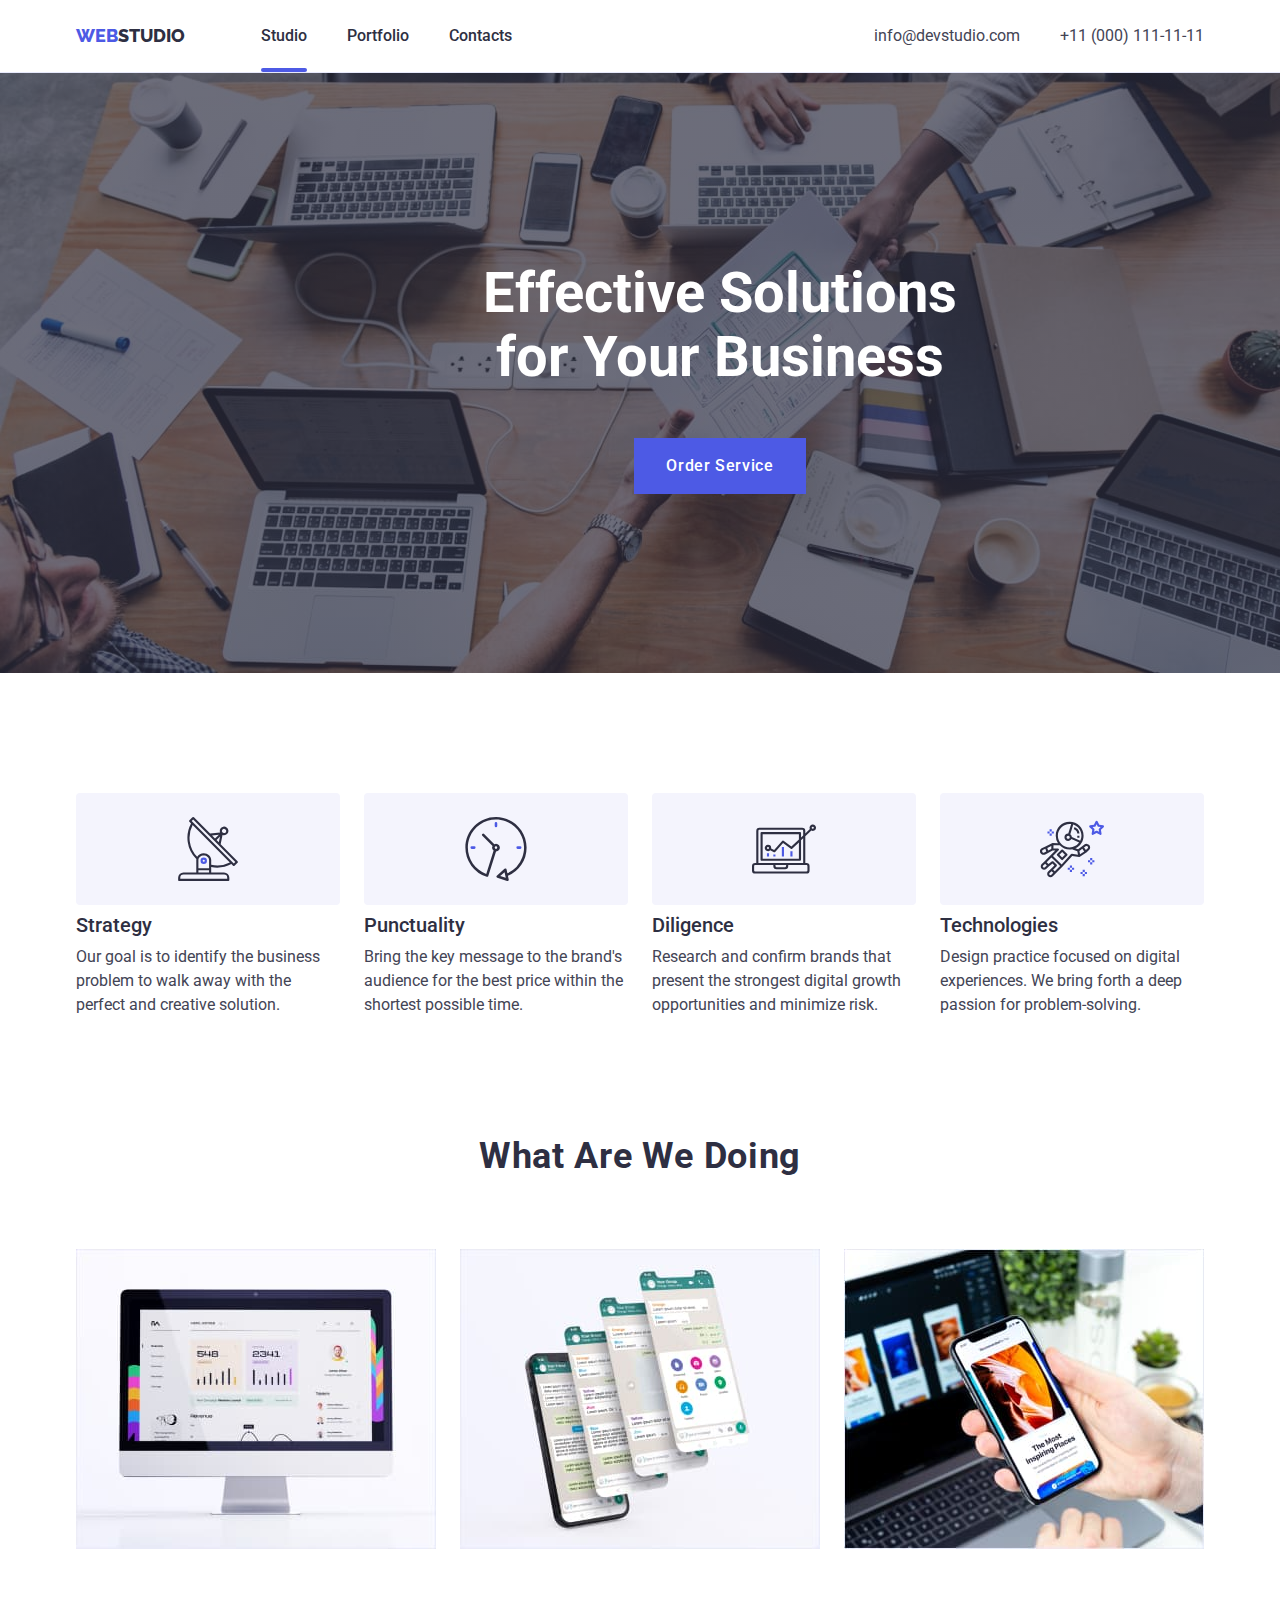
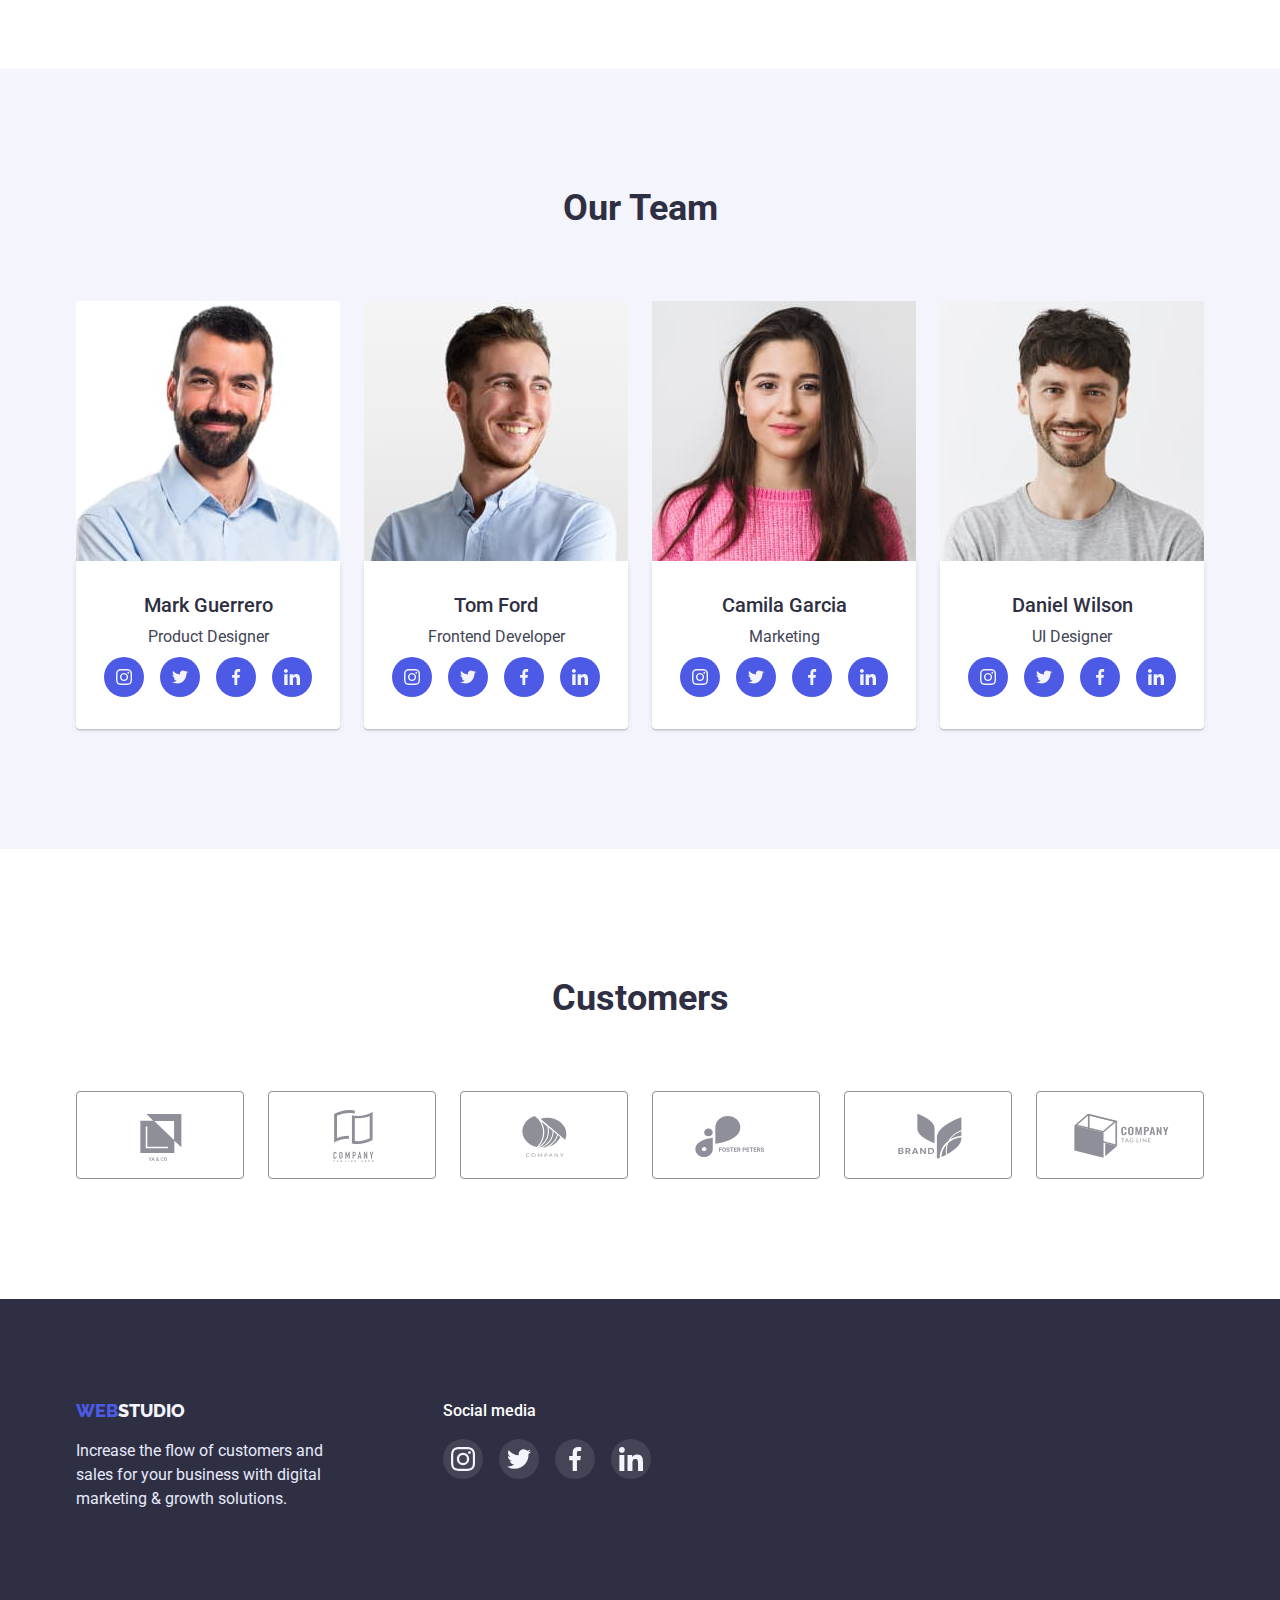
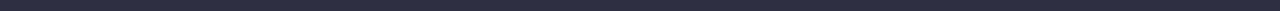
<file: index.html>
<!DOCTYPE html>
<html lang="en">
<head>
    <meta charset="UTF-8">
    <meta http-equiv="X-UA-Compatible" content="IE=edge">
    <meta name="viewport" content="width=device-width, initial-scale=1.0">
    <title>goit-markup-hw-05</title>
    <!-- ====================== Attaching text styles. ====================== -->
    <link rel="preconnect" href="https://fonts.googleapis.com">
    <link rel="preconnect" href="https://fonts.gstatic.com" crossorigin>
    <link href="https://fonts.googleapis.com/css2?family=Raleway:wght@800&family=Roboto:wght@400;500;700;900&display=swap"
        rel="stylesheet">
    <!-- ====================== Normalization. ====================== -->    
    <link rel="stylesheet" href="https://cdnjs.cloudflare.com/ajax/libs/modern-normalize/1.1.0/modern-normalize.min.css">
    <!-- ====================== Attaching a styles file. ====================== -->
    <link rel="stylesheet" href="./css/styles.css">
</head>

<body>

    <!-- ====================== Page header! ====================== -->
    <header class="h-underline">
        <!-- ====================== Main navigation ====================== -->
                  
        <div class="main-nav container">
            <nav class="main-nav">
                <!-- ====================== logo created as a text ====================== -->
                <a href="./index.html" class="link"><span class="logo-web">Web</span><span class="logo-studio-h">Studio</span></a>
            
                    <!-- ====================== Main page navigation ====================== -->
                    <ul class="site-nav link">
                        <li class="site-nav-item item"><a href="./index.html" class="link medium-text nav-index">Studio</a></li> 
                        <li class="item"><a href="./portfolio.html" class="link medium-text">Portfolio</a></li>
                        <li class="item"><a href="" class="link medium-text">Contacts</a></li>
                    </ul>
            </nav>
                    
                    <!-- ====================== Contacts ====================== -->
            
            <address class="adress-nav">
                
                    <ul class="auth-nav link">
                        <li class="item"><a href="mailto:info@devstudio.com" class="link small-text carrent">info@devstudio.com</a></li>
                        <li class="item"><a href="tel:+110001111111" class="link small-text carrent">+11 (000) 111-11-11</a></li>
                    </ul>
                
            </address>
        </div >


    </header>

    <!-- ====================== Unique page content. ====================== -->
    <main>
        
        <!-- ====================== Section 1. Hero. ====================== -->
        <section class="section-double-pad bg-color-h  hero-bg">
            <div class="fool-title">
                <h1 class="hero-title">Effective Solutions</h1>
                <h1 class="hero-title">for Your Business</h1>
            </div>
            
                <button type="button" class="hero-button button-text" data-modal-open>Order Service</button>
            
        </section>

        <!-- ====================== Section 2. Main fitures. ====================== -->
        <section class="section-singl-pad">
            <div class="container">
                <h2 class="invisible"></h2>

                <ul class="privil-list list">

                    <li class="privil-list-item link">
                        <div class="privil-list-link">
                            
                            <svg class="social-list-icon" width="64" height="64">
                                <use href="./images/icons.svg#icon-antenna"></use>
                            </svg>
                        </div>
                            <h3 class="title-third">Strategy</h3>
                            <p class="small-text">Our goal is to identify the business
                            problem to walk away with the perfect and creative solution.</p>
                        
                    </li>

                    <li class="privil-list-item">
                        <div class="privil-list-link">
                            
                            <svg class="social-list-icon" width="64" height="64">
                                <use href="./images/icons.svg#icon-clock"></use>
                            </svg>
                        </div>
                            <h3 class="title-third">Punctuality</h3>
                            <p class="small-text">Bring the key message to the brand's audience for the best price within the shortest possible time.</p>
                        
                    </li>

                    <li class="privil-list-item">
                        <div class="privil-list-link">
                            
                            <svg class="social-list-icon" width="64" height="64">
                                <use href="./images/icons.svg#icon-diagram"></use>
                            </svg>
                        </div>
                            <h3 class="title-third">Diligence</h3>
                            <p class="small-text">Research and confirm brands that present the strongest digital growth opportunities and minimize risk.</p>
                        
                    </li>

                    <li class="privil-list-item">
                        <div class="privil-list-link">
                            
                            <svg class="social-list-icon" width="64" height="64">
                                <use href="./images/icons.svg#icon-astronaut"></use>
                            </svg>
                        </div>
                            <h3 class="title-third">Technologies</h3>
                            <p class="small-text">Design practice focused on digital experiences. We bring forth a deep passion for problem-solving.</p>
                        
                    </li>

                </ul>                
            </div>
        </section>

        <!-- ====================== Section 3. What are we doing. ====================== -->
        <section class="section-double-pad element-direction">
            
                
            
            <div class="container">
                <h2 class="title-second main-text-style">What are we doing</h2>
                <ul class="photo link">
                    <li class="item"><img src="./images/monitor.jpg" alt="monitor" width="360" height="300"></li>
                    <li class="item"><img src="./images/phone.jpg" alt="phone" width="360" height="300"></li>
                    <li class="item"><img src="./images/phon-plus-laptop.jpg" alt="phone and laptop" width="360" height="300"></li>
                </ul>
            </div>
        </section>

        <!-- ====================== Section 4. Our Team. ====================== -->
        <section class="section-double-pad our-team-colors-bg">
            
                
            <!-- Our Team cards -->
            <div class="container">
                <h2 class="title-second">Our Team</h2>
                <ul class="team-cards link">

                    <li class="item">
                        <img src="./images/mark-guerrero.jpg" alt="Product Designer Mark Guerrero" width="264">
                        <div class="card-description">
                            <h3 class="title-third">Mark Guerrero</h3>
                            <p class="small-text-icon">Product Designer</p>

                            <!-- Our Team cards Icon -->
                            <ul class="social-list list">
                                <li class="social-list-iten">
                                    <a href="" class="social-list-link">
                                        <svg class="social-list-icon" width="16" height="16">
                                            <use href="./images/icons.svg#icon-our-team-instagram"></use>
                                        </svg>
                                    </a>
                                </li>

                                <li class="social-list-iten">
                                    <a href="" class="social-list-link">
                                        <svg class="social-list-icon" width="16" height="16">
                                            <use href="./images/icons.svg#icon-our-team-twitter"></use>
                                        </svg>
                                    </a>
                                </li>

                                <li class="social-list-iten">
                                    <a href="" class="social-list-link">
                                        <svg class="social-list-icon" width="16" height="16">
                                            <use href="./images/icons.svg#icon-our-team-facebook"></use>
                                        </svg>
                                    </a>
                                </li>

                                <li class="social-list-iten">
                                    <a href="" class="social-list-link">
                                        <svg class="social-list-icon" width="16" height="16">
                                            <use href="./images/icons.svg#icon-our-team-linkedin"></use>
                                        </svg>
                                    </a>
                                </li>
                                
                            </ul>
                            
                        </div>
                    </li>

                    <li class="item">
                        <img src="./images/tom-ford.jpg" alt="Frontend Developer Tom Ford" width="264">
                        <div class="card-description">
                            <h3 class="title-third">Tom Ford</h3>
                            <p class="small-text-icon">Frontend Developer</p>
                            
                            <!-- Our Team cards Icon -->
                            <ul class="social-list list">
                                <li class="social-list-iten">
                                    <a href="" class="social-list-link">
                                        <svg class="social-list-icon" width="16" height="16">
                                            <use href="./images/icons.svg#icon-our-team-instagram"></use>
                                        </svg>
                                    </a>
                                </li>

                                <li class="social-list-iten">
                                    <a href="" class="social-list-link">
                                        <svg class="social-list-icon" width="16" height="16">
                                            <use href="./images/icons.svg#icon-our-team-twitter"></use>
                                        </svg>
                                    </a>
                                </li>

                                <li class="social-list-iten">
                                    <a href="" class="social-list-link">
                                        <svg class="social-list-icon" width="16" height="16">
                                            <use href="./images/icons.svg#icon-our-team-facebook"></use>
                                        </svg>
                                    </a>
                                </li>

                                <li class="social-list-iten">
                                    <a href="" class="social-list-link">
                                        <svg class="social-list-icon" width="16" height="16">
                                            <use href="./images/icons.svg#icon-our-team-linkedin"></use>
                                        </svg>
                                    </a>
                                </li>
                                
                            </ul>

                        </div>
                    </li>

                    <li class="item">
                        <img src="./images/camila-garcia.jpg" alt="Marketing Camila Garcia" width="264">
                        <div class="card-description">
                            <h3 class="title-third">Camila Garcia</h3>
                            <p class="small-text-icon">Marketing</p>

                            <!-- Our Team cards Icon -->
                            <ul class="social-list list">
                                <li class="social-list-iten">
                                    <a href="" class="social-list-link">
                                        <svg class="social-list-icon" width="16" height="16">
                                            <use href="./images/icons.svg#icon-our-team-instagram"></use>
                                        </svg>
                                    </a>
                                </li>

                                <li class="social-list-iten">
                                    <a href="" class="social-list-link">
                                        <svg class="social-list-icon" width="16" height="16">
                                            <use href="./images/icons.svg#icon-our-team-twitter"></use>
                                        </svg>
                                    </a>
                                </li>

                                <li class="social-list-iten">
                                    <a href="" class="social-list-link">
                                        <svg class="social-list-icon" width="16" height="16">
                                            <use href="./images/icons.svg#icon-our-team-facebook"></use>
                                        </svg>
                                    </a>
                                </li>

                                <li class="social-list-iten">
                                    <a href="" class="social-list-link">
                                        <svg class="social-list-icon" width="16" height="16">
                                            <use href="./images/icons.svg#icon-our-team-linkedin"></use>
                                        </svg>
                                    </a>
                                </li>
                                
                            </ul> 

                        </div>
                    </li>

                    <li class="item">
                        <img src="./images/daniel-wilson.jpg" alt="UI Designer Daniel Wilson" width="264">
                        <div class="card-description">
                            <h3 class="title-third">Daniel Wilson</h3>
                            <p class="small-text-icon">UI Designer</p>

                            <!-- Our Team cards Icon -->
                            <ul class="social-list list">
                                <li class="social-list-iten">
                                    <a href="" class="social-list-link">
                                        <svg class="social-list-icon" width="16" height="16">
                                            <use href="./images/icons.svg#icon-our-team-instagram"></use>
                                        </svg>
                                    </a>
                                </li>

                                <li class="social-list-iten">
                                    <a href="" class="social-list-link">
                                        <svg class="social-list-icon" width="16" height="16">
                                            <use href="./images/icons.svg#icon-our-team-twitter"></use>
                                        </svg>
                                    </a>
                                </li>

                                <li class="social-list-iten">
                                    <a href="" class="social-list-link">
                                        <svg class="social-list-icon" width="16" height="16">
                                            <use href="./images/icons.svg#icon-our-team-facebook"></use>
                                        </svg>
                                    </a>
                                </li>

                                <li class="social-list-iten">
                                    <a href="" class="social-list-link">
                                        <svg class="social-list-icon" width="16" height="16">
                                            <use href="./images/icons.svg#icon-our-team-linkedin"></use>
                                        </svg>
                                    </a>
                                </li>
                                
                            </ul>

                        </div>
                    </li>

                </ul>
            </div>
        </section>

        <!-- ====================== Section 5. Customers. ====================== -->
        <section class="section-double-pad-long-up">
            <div class="container">
                <h2 class="title-second">Customers</h2>
                
                    <ul class="customers-list list">
                        
                        <li class="customers-list-item">
                            <a href="" class="customers-list-link">
                                <svg class="customers-list-icon" width="104" height="56">
                                    <use href="./images/icons.svg#icon-customers-one"></use>
                                </svg>
                            </a>
                        </li>

                        <li class="customers-list-item">
                            <a href="" class="customers-list-link">
                                <svg class="customers-list-icon" width="104" height="56">
                                    <use href="./images/icons.svg#icon-customers-two"></use>
                                </svg>
                            </a>
                        </li>

                        <li class="customers-list-item">
                            <a href="" class="customers-list-link">
                                <svg class="customers-list-icon" width="104" height="56">
                                    <use href="./images/icons.svg#icon-customers-three"></use>
                                </svg>
                            </a>
                        </li>

                        <li class="customers-list-item">
                            <a href="" class="customers-list-link">
                                <svg class="customers-list-icon" width="104" height="56">
                                    <use href="./images/icons.svg#icon-customers-four"></use>
                                </svg>
                            </a>
                        </li>

                        <li class="customers-list-item">
                            <a href="" class="customers-list-link">
                                <svg class="customers-list-icon" width="104" height="56">
                                    <use href="./images/icons.svg#icon-customers-five"></use>
                                </svg>
                            </a>
                        </li>

                        <li class="customers-list-item">
                            <a href="" class="customers-list-link">
                                <svg class="customers-list-icon" width="104" height="56">
                                    <use href="./images/icons.svg#icon-customers-six"></use>
                                </svg>
                            </a>
                        </li>
                    </ul>                   
            
            </div>
        </section>

    </main>

    <!-- ====================== Page footer! ====================== -->
    <footer class="section-f-double-pad bg-color-f">
        
        <div class="container footer-box">

            <div class="logo-f-size">
                <a href="./index.html" class="link"><span class="logo-web">Web</span><span class="logo-studio-f">Studio</span></a>
                <p class="footer-text">
                    Increase the flow of customers and <br> sales for your business with digital <br> marketing & growth solutions. 
                </p>
            </div>

            <div class="foter-cosial-media">
                <p class="medium-text-footer-social">Social media</p>

                <ul class="social-list list">

                    <li class="social-list-iten">
                        <a href="" class="social-list-link-f">
                            <svg class="social-list-icon" width="24" height="24">
                                <use href="./images/icons.svg#icon-our-team-instagram"></use>
                            </svg>
                        </a>
                    </li>

                    <li class="social-list-iten">
                        <a href="" class="social-list-link-f">
                            <svg class="social-list-icon" width="24" height="24">
                                <use href="./images/icons.svg#icon-our-team-twitter"></use>
                            </svg>
                        </a>
                    </li>

                    <li class="social-list-iten">
                        <a href="" class="social-list-link-f">
                            <svg class="social-list-icon" width="24" height="24">
                                <use href="./images/icons.svg#icon-our-team-facebook"></use>
                            </svg>
                        </a>
                    </li>

                    <li class="social-list-iten">
                        <a href="" class="social-list-link-f">
                            <svg class="social-list-icon" width="24" height="24">
                                <use href="./images/icons.svg#icon-our-team-linkedin"></use>
                            </svg>
                        </a>
                    </li>
                    
                </ul>

            </div>

        </div>
          
    </footer>

    <!-- ============================= Modal windov ============================= -->
    <div class="backdrop is-hidden" data-modal>
        <div class="modal">
            
            <button type="button" class="modal-close-btm" data-modal-close>
                <svg class="modal-close-btm-icon" width="8" height="8">
                    <use href="./images/icons.svg#icon-close-modal"></use>
                </svg>
            </button>
        </div>
    </div>
    <script src="./js/modal.js"></script>
</body>
</html>
</file>
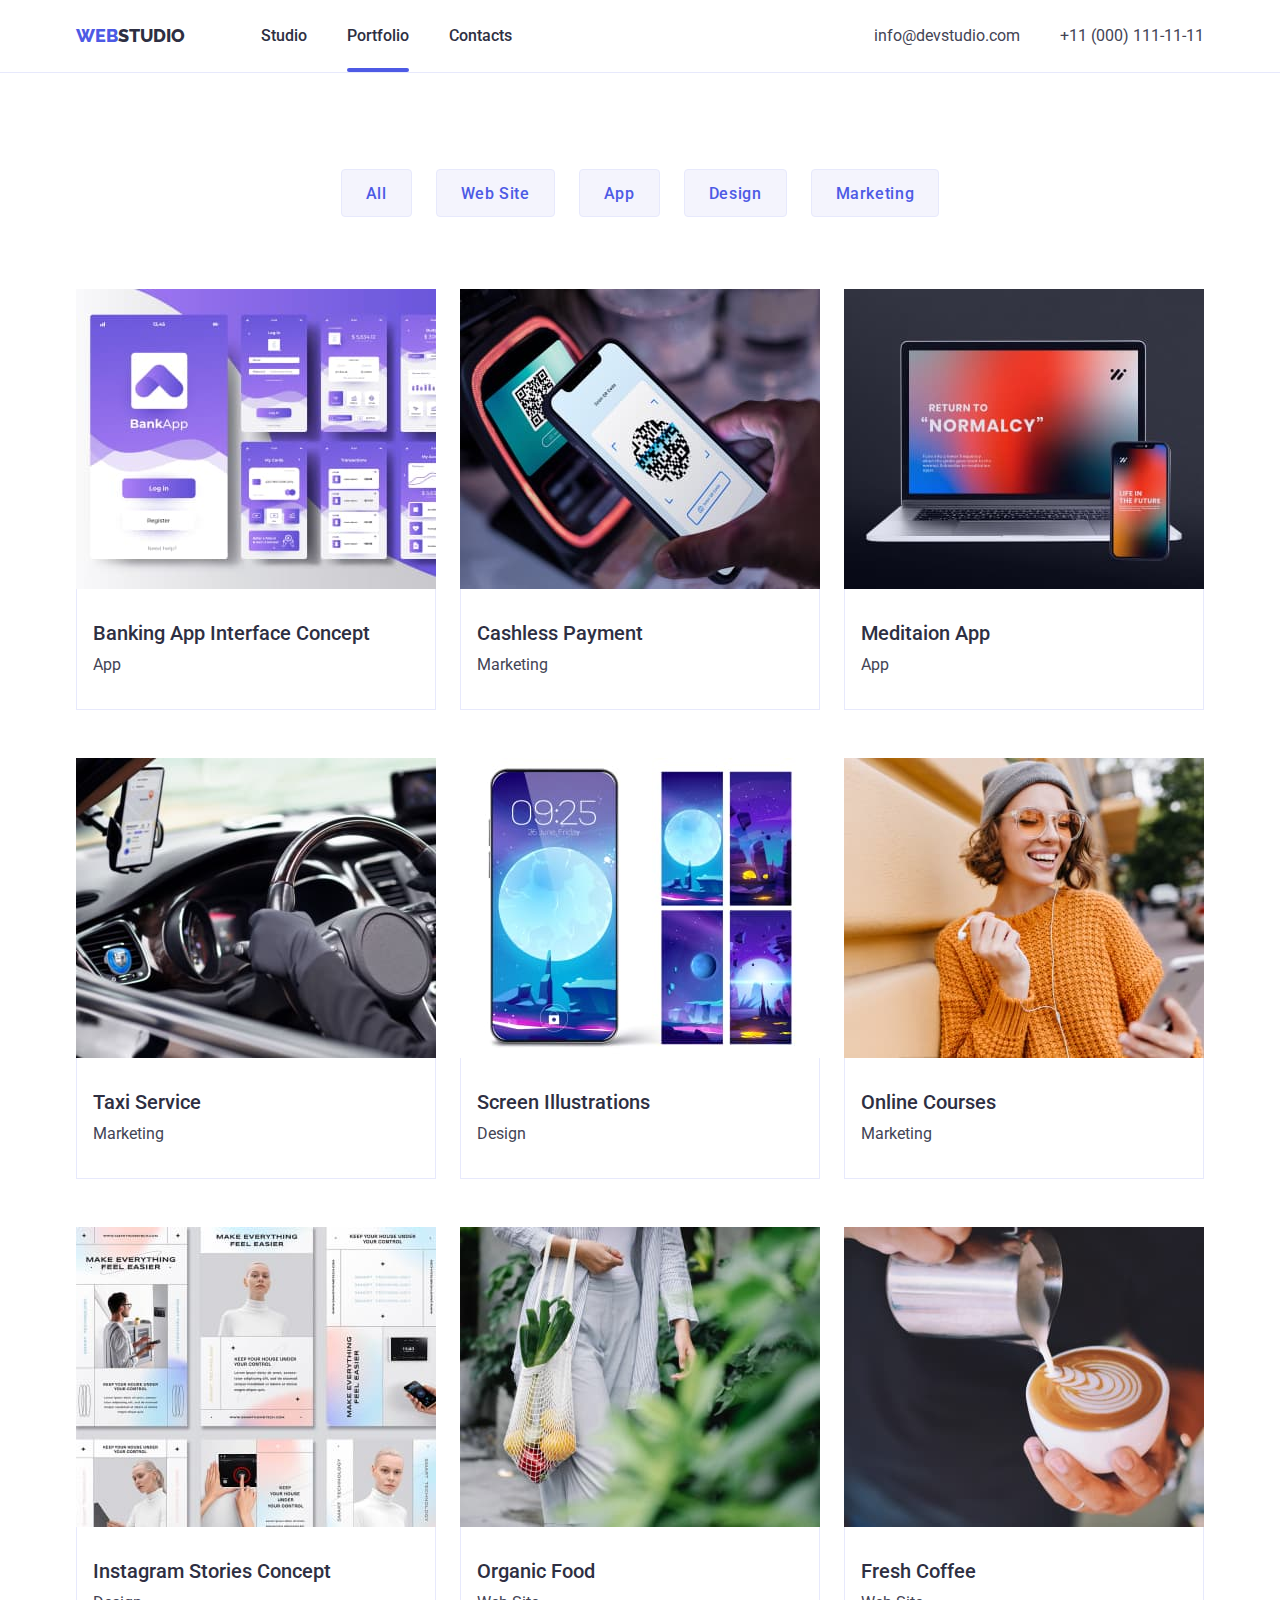
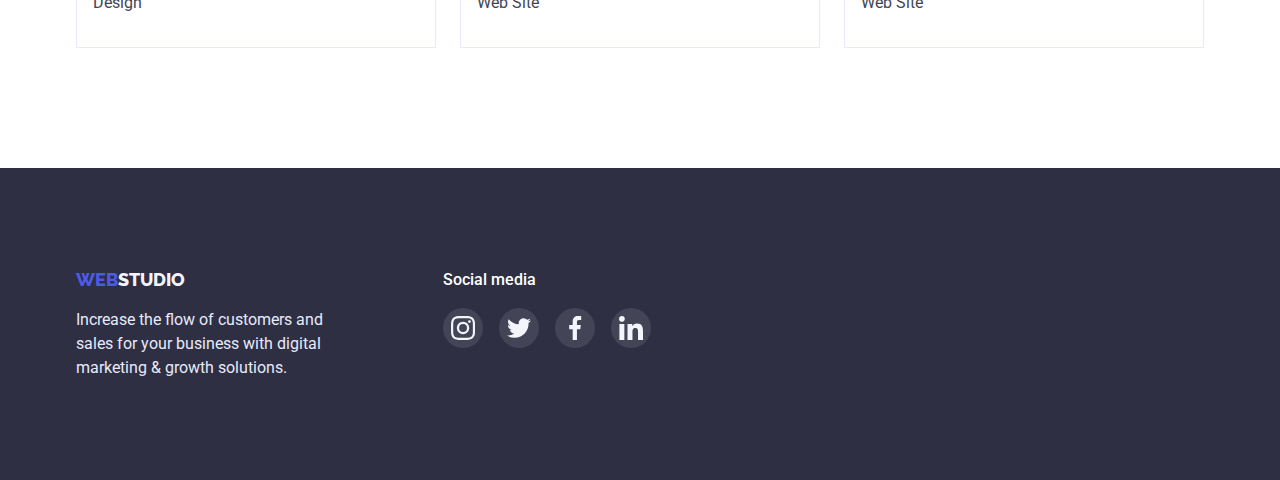
<file: portfolio.html>
<!DOCTYPE html>
<html lang="en">
<head>
    <meta charset="UTF-8">
    <meta http-equiv="X-UA-Compatible" content="IE=edge">
    <meta name="viewport" content="width=device-width, initial-scale=1.0">
    <title>Portfolio</title>
    <!-- ====================== Attaching text styles. ====================== -->
    <link rel="preconnect" href="https://fonts.googleapis.com">
    <link rel="preconnect" href="https://fonts.gstatic.com" crossorigin>
    <link href="https://fonts.googleapis.com/css2?family=Raleway:wght@800&family=Roboto:wght@400;500;700;900&display=swap"
        rel="stylesheet">
    <!-- ====================== Normalization. ====================== -->    
    <link rel="stylesheet" href="https://cdnjs.cloudflare.com/ajax/libs/modern-normalize/1.1.0/modern-normalize.min.css">
    <!-- ====================== Attaching a styles file. ====================== -->
    <link rel="stylesheet" href="./css/styles.css">
</head>

<body>
    
    <!-- ====================== Page header! ====================== -->
    <header class="h-underline">
        <!-- ====================== Main navigation ====================== -->
                  
        <div class="main-nav container">
            <nav class="main-nav">
                <!-- ====================== logo created as a text ====================== -->
                <a href="./index.html" class="link"><span class="logo-web">Web</span><span class="logo-studio-h">Studio</span></a>
            
                    <!-- ====================== Main page navigation ====================== -->
                    <ul class="site-nav link">
                        <li class="item"><a href="./index.html" class="link medium-text">Studio</a></li> 
                        <li class="site-nav-item item"><a href="./portfolio.html" class="link medium-text nav-index">Portfolio</a></li>
                        <li class="item"><a href="" class="link medium-text">Contacts</a></li>
                    </ul>
            </nav>
                    
                    <!-- ====================== Contacts ====================== -->
            
            <address class="adress-nav">
                
                    <ul class="auth-nav link">
                        <li class="item"><a href="mailto:info@devstudio.com" class="link small-text carrent">info@devstudio.com</a></li>
                         <li class="item"><a href="tel:+110001111111" class="link small-text carrent">+11 (000) 111-11-11</a></li>
                    </ul>
                
            </address>
        </div >
        
    </header>
    <!-- ====================== Main oraginal conten ====================== -->
    <main>

        <!-- ====================== Main section ====================== -->
        <section class="portfolio-section">

            <!-- ====================== Top menu filter ====================== -->
        <div class="container element-direction">
            <div class="b-positionong">
                <ul class="btm link">
                    <li class="item"><button type="button" class="button-nav button-text">All</button></li>
                    <li class="item"><button type="button" class="button-nav button-text">Web Site</button></li>
                    <li class="item"><button type="button" class="button-nav button-text">App</button></li>
                    <li class="item"><button type="button" class="button-nav button-text">Design</button></li>
                    <li class="item"><button type="button" class="button-nav button-text">Marketing</button></li>
                </ul>
            </div>
                
        <!-- Portfolio cards space -->

            <div>
                <ul class="card-set">
                    <li class="item">
                        <a href="" class="link">
                            <div class="wrapper">
                                <img src="./images/portfolio/bank-app.jpg" alt="banking applications" width="360" height="300">
                                <p class="overley small-text">
                                    Lorem ipsum dolor sit amet consectetur adipisicing elit. Vel odio delectus consequuntur rem tempora praesentium omnis nam expedita corrupti minus!
                                </p>
                            </div>
                            <div class="card-set-description"> 
                                <h2 class="title-third">Banking App Interface Concept</h2>
                                <p class="small-text">App</p>
                            </div>
                        </a>                        
                    </li>
    
                    <li class="item">
                        <a href="" class="link">
                            <div class="wrapper">
                                <img src="./images/portfolio/mobile-in-car.jpg" alt="banking applications" width="360" height="300">
                                <p class="overley small-text">
                                    Lorem ipsum dolor sit amet consectetur adipisicing elit. Vel odio delectus consequuntur rem tempora praesentium omnis nam expedita corrupti minus!
                                </p>
                            </div>
                            <div class="card-set-description"> 
                                <h2 class="title-third">Cashless Payment</h2>
                                <p class="small-text">Marketing</p>
                            </div>
                        </a> 
                    </li>
    
                    <li class="item">
                        <a href="" class="link">
                            <div class="wrapper">
                                <img src="./images/portfolio/laptop.jpg" alt="banking applications" width="360" height="300">
                                <p class="overley small-text">
                                    Lorem ipsum dolor sit amet consectetur adipisicing elit. Vel odio delectus consequuntur rem tempora praesentium omnis nam expedita corrupti minus!
                                </p>
                            </div>
                            <div class="card-set-description">
                                <h2 class="title-third">Meditaion App</h2>
                                <p class="small-text">App</p>
                            </div>
                        </a> 
                    </li>
    
                    <li class="item">
                        <a href="" class="link">
                            <div class="wrapper">
                                <img src="./images/portfolio/steering-wheel.jpg" alt="banking applications" width="360" height="300">
                                <p class="overley small-text">
                                    Lorem ipsum dolor sit amet consectetur adipisicing elit. Vel odio delectus consequuntur rem tempora praesentium omnis nam expedita corrupti minus!
                                </p>
                            </div>
                            <div class="card-set-description">
                                <h2 class="title-third">Taxi Service</h2>
                                <p class="small-text">Marketing</p>
                            </div>
                        </a>
                    </li>
    
                    <li class="item">
                        <a href="" class="link">
                            <div class="wrapper">
                                <img src="./images/portfolio/mobile-pic.jpg" alt="banking applications" width="360" height="300">
                                <p class="overley small-text">
                                    Lorem ipsum dolor sit amet consectetur adipisicing elit. Vel odio delectus consequuntur rem tempora praesentium omnis nam expedita corrupti minus!
                                </p>
                            </div>
                            <div class="card-set-description">
                                <h2 class="title-third">Screen Illustrations</h2>
                                <p class="small-text">Design</p>
                            </div>
                        </a>
                    </li>

                    <li class="item">
                        <a href="" class="link">
                            <div class="wrapper">
                                <img src="./images/portfolio/young-girl.jpg" alt="banking applications" width="360" height="300">
                                <p class="overley small-text">
                                    Lorem ipsum dolor sit amet consectetur adipisicing elit. Vel odio delectus consequuntur rem tempora praesentium omnis nam expedita corrupti minus!
                                </p>
                            </div>
                            <div class="card-set-description">
                                <h2 class="title-third">Online Courses</h2>
                                <p class="small-text">Marketing</p>
                            </div>
                        </a>
                    </li>
    
                    <li class="item">
                        <a href="" class="link">
                            <div class="wrapper">
                                <img src="./images/portfolio/portret-pic.jpg" alt="design of stories for Instagram" width="360" height="300">
                                <p class="overley small-text">
                                    Lorem ipsum dolor sit amet consectetur adipisicing elit. Vel odio delectus consequuntur rem tempora praesentium omnis nam expedita corrupti minus!
                                </p>
                            </div>
                            <div class="card-set-description">
                                <h2 class="title-third">Instagram Stories Concept</h2>
                                <p class="small-text">Design</p>
                            </div>
                        </a>
                    </li>
    
                    <li class="item">
                        <a href="" class="link">
                            <div class="wrapper">
                                <img src="./images/portfolio/mesh-beg.jpg" alt="banking applications" width="360" height="300">
                                <p class="overley small-text">
                                    Lorem ipsum dolor sit amet consectetur adipisicing elit. Vel odio delectus consequuntur rem tempora praesentium omnis nam expedita corrupti minus!
                                </p>
                            </div>
                            <div class="card-set-description">
                                <h2 class="title-third">Organic Food</h2>
                                <p class="small-text">Web Site</p>
                            </div>
                        </a>
                    </li>
    
                    <li class="item">
                        <a href="" class="link">
                            <div class="wrapper">
                                <img src="./images/portfolio/cup-of-coffee.jpg" alt="banking applications" width="360" height="300">
                                <p class="overley small-text">
                                    Lorem ipsum dolor sit amet consectetur adipisicing elit. Vel odio delectus consequuntur rem tempora praesentium omnis nam expedita corrupti minus!
                                </p>
                            </div>
                            <div class="card-set-description">
                                <h2 class="title-third">Fresh Coffee</h2>
                            <p class="small-text">Web Site</p>
                            </div>
                        </a>
                    </li>
                </ul>
            </div>
        </div>
        </section>
        
    </main>

    <!-- ====================== Page footer! ====================== -->
    <footer class="section-f-double-pad bg-color-f">
        
        <div class="container footer-box">

            <div class="logo-f-size">
                <a href="./index.html" class="link"><span class="logo-web">Web</span><span class="logo-studio-f">Studio</span></a>
                <p class="footer-text">
                    Increase the flow of customers and <br> sales for your business with digital <br> marketing & growth solutions. 
                </p>
            </div>

            <div class="foter-cosial-media">
                <p class="medium-text-footer-social">Social media</p>

                <ul class="social-list list">

                    <li class="social-list-iten">
                        <a href="" class="social-list-link-f">
                            <svg class="social-list-icon" width="24" height="24">
                                <use href="./images/icons.svg#icon-our-team-instagram"></use>
                            </svg>
                        </a>
                    </li>

                    <li class="social-list-iten">
                        <a href="" class="social-list-link-f">
                            <svg class="social-list-icon" width="24" height="24">
                                <use href="./images/icons.svg#icon-our-team-twitter"></use>
                            </svg>
                        </a>
                    </li>

                    <li class="social-list-iten">
                        <a href="" class="social-list-link-f">
                            <svg class="social-list-icon" width="24" height="24">
                                <use href="./images/icons.svg#icon-our-team-facebook"></use>
                            </svg>
                        </a>
                    </li>

                    <li class="social-list-iten">
                        <a href="" class="social-list-link-f">
                            <svg class="social-list-icon" width="24" height="24">
                                <use href="./images/icons.svg#icon-our-team-linkedin"></use>
                            </svg>
                        </a>
                    </li>
                    
                </ul>

            </div>

        </div>
          
    </footer>
</body>
</html>
</file>
<file: css/styles.css>
/* ====================== Stule Guide (colors) ====================== */

/* ====================== Оголошуємо змінні CSS ====================== */
:root {
    --primary-brand-color: #4D5AE5;
    --primary-brand-color-a: rgba(64, 75, 191, 0.9);
    --pressed-state-color: #404bbf;
    --hero-text-color: #ffffff;
    --dark-color: #2e2f42;
    --dark-color-rgba: rgba(47, 47, 66, 0.5);
    --success-color: #31D0AA;
    --text-color: #434455;
    --subtle-text-color: #8E8F99;
    --accent-color: #E7E9FC;
    --light-colors: #F4F4FD;
    --modal-window: #FCFCFC;

    --space-under-section: 120px;
    --transition-var: 250ms cubic-bezier(0.4, 0, 0.2, 1)
}

/* ====================== Body global stylea! ====================== */
html {
    box-sizing: border-box;
}

*,
*::before,
*::after {
    box-sizing: inherit;
}

body {
    font-family: 'roboto', sans-serif;
    color: var(--dark-color);
}

h1, h2, h3, p {
    margin-top: 0px;
    margin-bottom: 0px;
}

ul, ol {
    margin-top: 0px;
    margin-bottom: 0px;
    padding-left: 0px;
}

img {
    display: block;
    margin-right: 0px;
}

button {
    cursor: pointer;
}
/* ====================== Link and list ====================== */
/* Link style */
.list {
    list-style: none;
}

.link {
    font-style: normal;
    text-decoration: none;
    list-style: none;
    padding: 0px;
    margin: 0px;
}

/* ====================== Text Guide ====================== */

/* Global main paramrters for text */
.main-text-style {
    font-style: normal;
    letter-spacing: 0.02em;
}

/* H1 style */
.hero-title {
    
    margin-top: 0px;
    margin-bottom: 0px;
    text-align: center;
    font-size: 56px;
    line-height: 1.15;    
    color: var(--hero-text-color);
}

.fool-title {
    margin-bottom: 48px;
}

/* H2 style */
.title-second {
    text-align: center;
    margin-bottom: 72px;

    font-size: 36px;
    line-height: 1.11;
    text-transform: capitalize;   
}

/* H3 style */
.title-third {
    margin-top: 0px;
    margin-bottom: 8px;
    font-weight: 500;
    font-size: 20px;
    line-height: 1.2;
    color: var(--dark-color);
}

/* Body text style */
.small-text {
    margin-top: 0px;
    margin-bottom: 0px;

    font-size: 16px;
    line-height: 1.5;
    color: var(--text-color);
}


/* Body text style 2 */
.medium-text {
    font-weight: 500;
    font-size: 16px;
    line-height: 1.5;
    color: var(--dark-color);
}

/* Text style for befor effect in nav */
/* .medium-text-nav {
    font-weight: 500;
    font-size: 16px;
    line-height: 1.5;
    color: var(--dark-color);
} */

/* Footer text */
.footer-text {
    
    padding-top: 16px;
    font-size: 16px;
    line-height: 1.5;
    color: var(--accent-color);

}

/* Text style Footwr social media before list of icon */
.medium-text-footer-social {
    font-weight: 500;
    font-size: 16px;
    line-height: 1.5;
    margin-bottom: 16px;
    color: var(--hero-text-color);
}

/* ====================== Universal Container ====================== */

.container {
    margin-left: auto;
    margin-right: auto;
    width: 1158px; 
    padding-left: 15px;
    padding-right: 15px;
}

.section-singl-pad {
    padding-top: 120px;   
}

.section-double-pad {
    padding-top: 120px;
    padding-bottom: 120px;
}

.section-f-double-pad {
    padding-top: 100px;
    padding-bottom: 100px;
}

.portfolio-section {
    padding-top: 96px;
    padding-bottom: 120px;
}

.h-underline {
    border-bottom: 1px solid var(--accent-color);
}
/* ====================== main page hero button ====================== */

/* Button text style */
.button-text {
    font-family: 'Roboto', sans-serif;
    font-weight: 500;
    font-size: 16px;
    line-height: 1.5;
    letter-spacing: 0.04em; 
    color: var(--primary-brand-color);
}

/* Hero-button text style */
.hero-button {
    display: block;
    margin-left: auto;
    margin-right: auto;
    padding: 16px 32px;

    font-weight: 500;
    font-size: 16px;
    line-height: 1.5;
    letter-spacing: 0.04em; 
    color: var(--hero-text-color);
    background-color: var(--primary-brand-color);
    border: none;
    cursor: pointer;

    transition: color var(--transition-var), background-color var(--transition-var);
}

.hero-button:focus,
.hero-button:hover {
    color: var(--accent-color);
    background-color: var(--pressed-state-color);
}

/* ====================== logo ====================== */
.logo-web {
    font-family: 'Raleway', sans-serif;
    font-style: normal;
    font-weight: 800;
    font-size: 18px;
    line-height: 1.33;
    color: var(--primary-brand-color); 
    text-transform: uppercase;
}

.logo-studio-h {
    font-family: 'Raleway', sans-serif;
    font-style: normal;
    font-weight: 800;
    font-size: 18px;
    line-height: 1.33;
    color: var(--dark-color);
    text-transform: uppercase;
    
}

.logo-studio-f {
    font-family: 'Raleway', sans-serif;
    font-style: normal;
    font-weight: 800;
    font-size: 18px;
    line-height: 1.33;
    color: var(--light-colors);
    text-transform: uppercase;
}

/* ====================== BG section Colors ====================== */
/* Page header style */
.bg-color-h {
    margin-left: auto;
    margin-right: auto;
    
    padding-top: 188px;
    padding-bottom: 188px;
    
    background-color: var(--dark-color);
}

.bg-color-f {      
    background-color: var(--dark-color);
}

/* BG section Our Team */
.our-team-colors-bg {
     background-color: var(--light-colors);
}

/* ====================== Site Navigation ====================== */

/* Main mav */

.main-nav {
    display: flex;
    align-items: center; 
}

.site-nav {
    /* position: relative; */
    display: flex;
    margin-left: 76px;
}

.site-nav .item + .item {
    margin-left: 40px;
}

.site-nav .link {
    display: block;
    padding-top: 24px;
    padding-bottom: 24px;
    transition: color var(--transition-var);
    
}

.site-nav .link:hover,
.site-nav .link:focus {
    color: var(--primary-brand-color);    
}

/* A highlighted link to the active page */
.site-nav .carrent {
    color: blue;
}

.site-nav-item {
    display: block;
}

.site-nav-item {
    position: relative;
}

.nav-index::after {
    position: absolute;
    content: '';
    display: block;
    width: 100%;
    height: 4px;
    margin: 0 auto; 
    left: 0;
    bottom: 0;
    background-color: var(--primary-brand-color);
    border-radius: 2px;
}


/* ====================== Hero. ====================== */

.hero-bg {
    background-image: linear-gradient(rgba(46, 47, 66, 0.7), rgba(46, 47, 66, 0.7)), url(../images/hero/fon-pic-ofice-people.jpg);
    width: 1440px;
    height: 600px;
    background-repeat: no-repeat;
    background-position: center center;
    background-size: cover;
}

/* ====================== Section 2. Privilegis. ====================== */

.privil-list {
    display: flex;
    justify-content: center;
    gap: 24px;
}

.privil-list-link {
    display: flex;
    justify-content: center;
    align-items: center;
    width: 264px;
    height: 112px;
    margin-bottom: 8px;
    background-color: var(--light-colors);
    border-radius: 4px;
}

/* ====================== Section 3. What are we doing. ====================== */

.photo {
    display: flex;
}

.photo .item + .item {
    margin-left: 24px;
}

/* ====================== Section 4. Our Team. ====================== */

.team-cards {
    text-align: center;
    display: flex;
    
}

.team-cards .item + .item {
    margin-left: 24px;
}


.card-description {
    padding-top: 32px;
    padding-bottom: 32px;
    background-color: #fff;
    box-shadow: 0px 1px 6px rgba(46, 47, 66, 0.08), 0px 1px 1px rgba(46, 47, 66, 0.16), 0px 2px 1px rgba(46, 47, 66, 0.08);
    border-radius: 0px 0px 4px 4px;
}

.social-list {
    display: flex;
    justify-content: center;
    gap: 16px;
}

.social-list-link {
    display: flex;
    justify-content: center;
    align-items: center;
    width: 40px;
    height: 40px;
    border-radius: 50%;
    background-color: var(--primary-brand-color);
    transition: background-color var(--transition-var);
}

.social-list-link:focus,
.social-list-link:hover {
    background-color: var(--pressed-state-color);
}

.small-text-icon {
    margin-top: 0px;
    margin-bottom: 0px;

    font-size: 16px;
    line-height: 1.5;
    color: var(--text-color);
    margin-bottom: 8px;
}

.social-list-icon {
    fill: var(--light-colors);
}
/* ====================== Section 5. Customers. ====================== */

.section-double-pad-long-up {
    padding-top: 130px;
    padding-bottom: 120px;
}

.customers-list {
    display: flex;
    justify-content: center;
    gap: 24px;
}

.customers-list-item {
    display: flex;
}

.customers-list-link {
    display: flex;
    justify-content: center;
    align-items: center;
    width: 168px;
    height: 88px;
    border: 1px solid var(--subtle-text-color);
    border-radius: 4px;
    transition: border-color var(--transition-var);
}

.customers-list-icon {
    fill: var(--subtle-text-color);
    transition: fill var(--transition-var);
}

.customers-list-link:focus,
.customers-list-link:hover {
    border-color: var(--primary-brand-color);
   
}

.customers-list-link:focus .customers-list-icon,
.customers-list-link:hover .customers-list-icon {
    fill: var(--primary-brand-color);
} 

/* ====================== Footer. ====================== */

.logo-footer {
    padding-bottom: 16px;
    display: block;
}

.footer-box {
    display: flex;
}

.foter-cosial-media {
    margin-left: 120px;
}

.social-list-link-f {
    display: flex;
    justify-content: center;
    align-items: center;
    width: 40px;
    height: 40px;
    border-radius: 50%;
    background-color: rgba(255, 255, 255, 0.1);
    transition: background-color var(--transition-var);
}

.social-list-link-f:focus,
.social-list-link-f:hover {
    background-color: var(--success-color);    
}

/* ====================== Adress Activation ====================== */

.adress-nav {
    margin-left: auto;
    display: flex;
    transition: color var(--transition-var);
}

.adress-nav .link:hover,
.adress-nav .link:focus {
    color: var(--primary-brand-color);
    
}

.auth-nav {
    display: flex;
}

.auth-nav .link {
    display: block;
    padding-top: 24px;
    padding-bottom: 24px;
}
.auth-nav .item + .item {
    margin-left: 40px;
}
/* ====================== Portfolio button menu navigation ====================== */

.element-direction {
    flex-direction: column;
}

.b-positionong {
    justify-content: center;
    margin-bottom: 72px;
}

.btm {
    display: flex;
    justify-content: center;
}

.btm .item + .item {
    margin-left: 24px;
}

.button-nav {
    display: inline-block;
    padding: 12px 24px;

    height: 48px;
    color: var(--primary-brand-color);
    background-color: var(--light-colors);
    border: 1px solid #E7E9FC;
    border-radius: 4px;
    cursor: pointer;
    font-family: 'Roboto', sans-serif;
    text-align: center;
    transition: color var(--transition-var), background-color var(--transition-var), box-shadow var(--transition-var), border var(--transition-var), border-radius var(--transition-var);
}

.button-nav:hover,
.button-nav:focus {
    color: var(--hero-text-color);
    background-color: var(--pressed-state-color);
    border: 1px solid transparent;

    box-shadow: 0px 3px 1px rgba(0, 0, 0, 0.1), 0px 2px 1px rgba(0, 0, 0, 0.08), 0px 2px 2px rgba(0, 0, 0, 0.12);
    border-radius: 4px;
    
}

.wrapper {
    position: relative;
    display: block;
    overflow: hidden;
}

.overley {
    position: absolute;
    top: 0;
    left: 0;
    width: 100%;
    height: 100%;
    overflow: auto;
    padding: 40px 32px;
    color: var(--light-colors);
    background-color: var(--primary-brand-color-a);

    transform: translate(0, 100%);
    transition: transform var(--transition-var);
}

.card-set .item .link:hover .overley,
.card-set .item .link:focus .overley {
    transform: translate(0, 0);
}
/* ====================== Portfolio cards ====================== */

.card-set {
    display: flex;
    flex-wrap: wrap;

    list-style: none;
    margin-left: -24px;
    margin-top: -48px;
}

.card-set > .item {
    flex-basis: calc(100% / 3 - 24px);
}

.card-set-description {    
    width: 360px;
    padding-top: 32px;
    padding-bottom: 32px;
    padding-left: 16px;
    
    border: 1px solid var(--accent-color);
    border-top: 0px;
    
}

.card-set .item:hover,
.card-set .item:focus {
    box-shadow: 0px 1px 6px rgba(46, 47, 66, 0.08), 0px 1px 1px rgba(46, 47, 66, 0.16), 0px 2px 1px rgba(46, 47, 66, 0.08);
    
}

.card-set > .item {
    margin-left: 24px;
    margin-top: 48px;
}

/* ====================== Modal window! ====================== */

.backdrop {
    position: fixed;
    z-index: 100;
    top: 0px;
    left: 0px;
    

    width: 100%;
    height: 100%;
    background-color: var(--dark-color-rgba);

    opacity: 1;
    transition: opacity var(--transition-var), visibility var(--transition-var);
}

.backdrop.is-hidden {
    opacity: 0;
    visibility: hidden;
    pointer-events: none;
    /* transition: transform 500ms linear; */
}

/* --- Стан, коли вікно modal показане --- */
.modal {
    
    position: absolute;
    top: 50%;
    left: 50%;
    transform: translate(-50%, -50%) scale(1);
    transition: transform var(--transition-var);

    min-width: 408px;
    min-height: 576px;
    padding: 15px;

    background-color: var(--modal-window);
}
/* --- Стан, коли вікно modal приховане --- */
.backdrop.is-hidden .modal {
    transform: translate(-50%, -50%) scale(1.1);
}

.modal-close-btm {
    position: absolute;
    display: flex;
    justify-content: center;
    align-items: center;
    width: 24px;
    height: 24px;
    top: 24px;
    right: 24px;
    background-color: var(--accent-color);
    border: 1px solid rgba(0, 0, 0, 0.1);
    border-radius: 50%;    
    transition: border-color var(--transition-var);
}

.modal-close-btm:hover,
.modal-close-btm:focus {
    border-color: var(--subtle-text-color);

}

.modal-close-btm-icon {
    fill: var(--subtle-text-color);
    transition: fill var(--transition-var);
}

.modal-close-btm:hover .modal-close-btm-icon,
.modal-close-btm:focus .modal-close-btm-icon {
    fill: var(--dark-color);    
}
</file>
